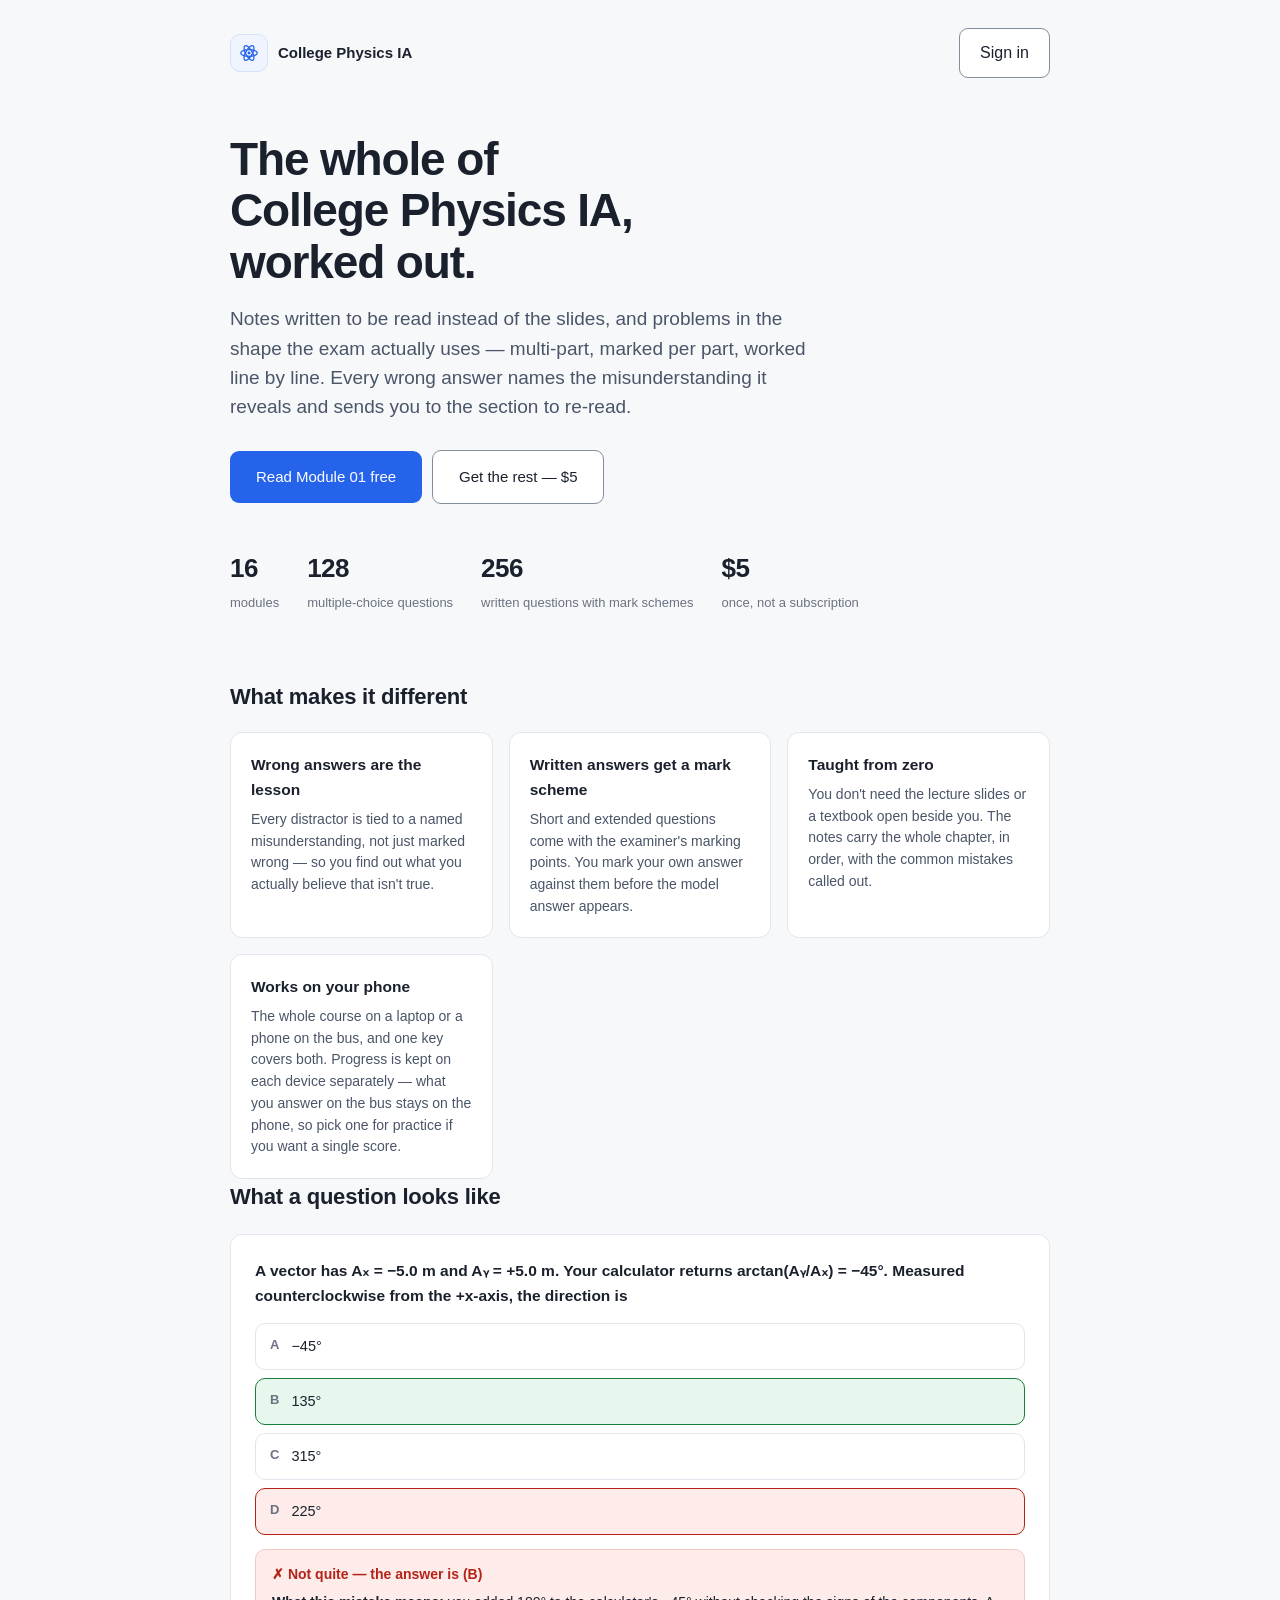
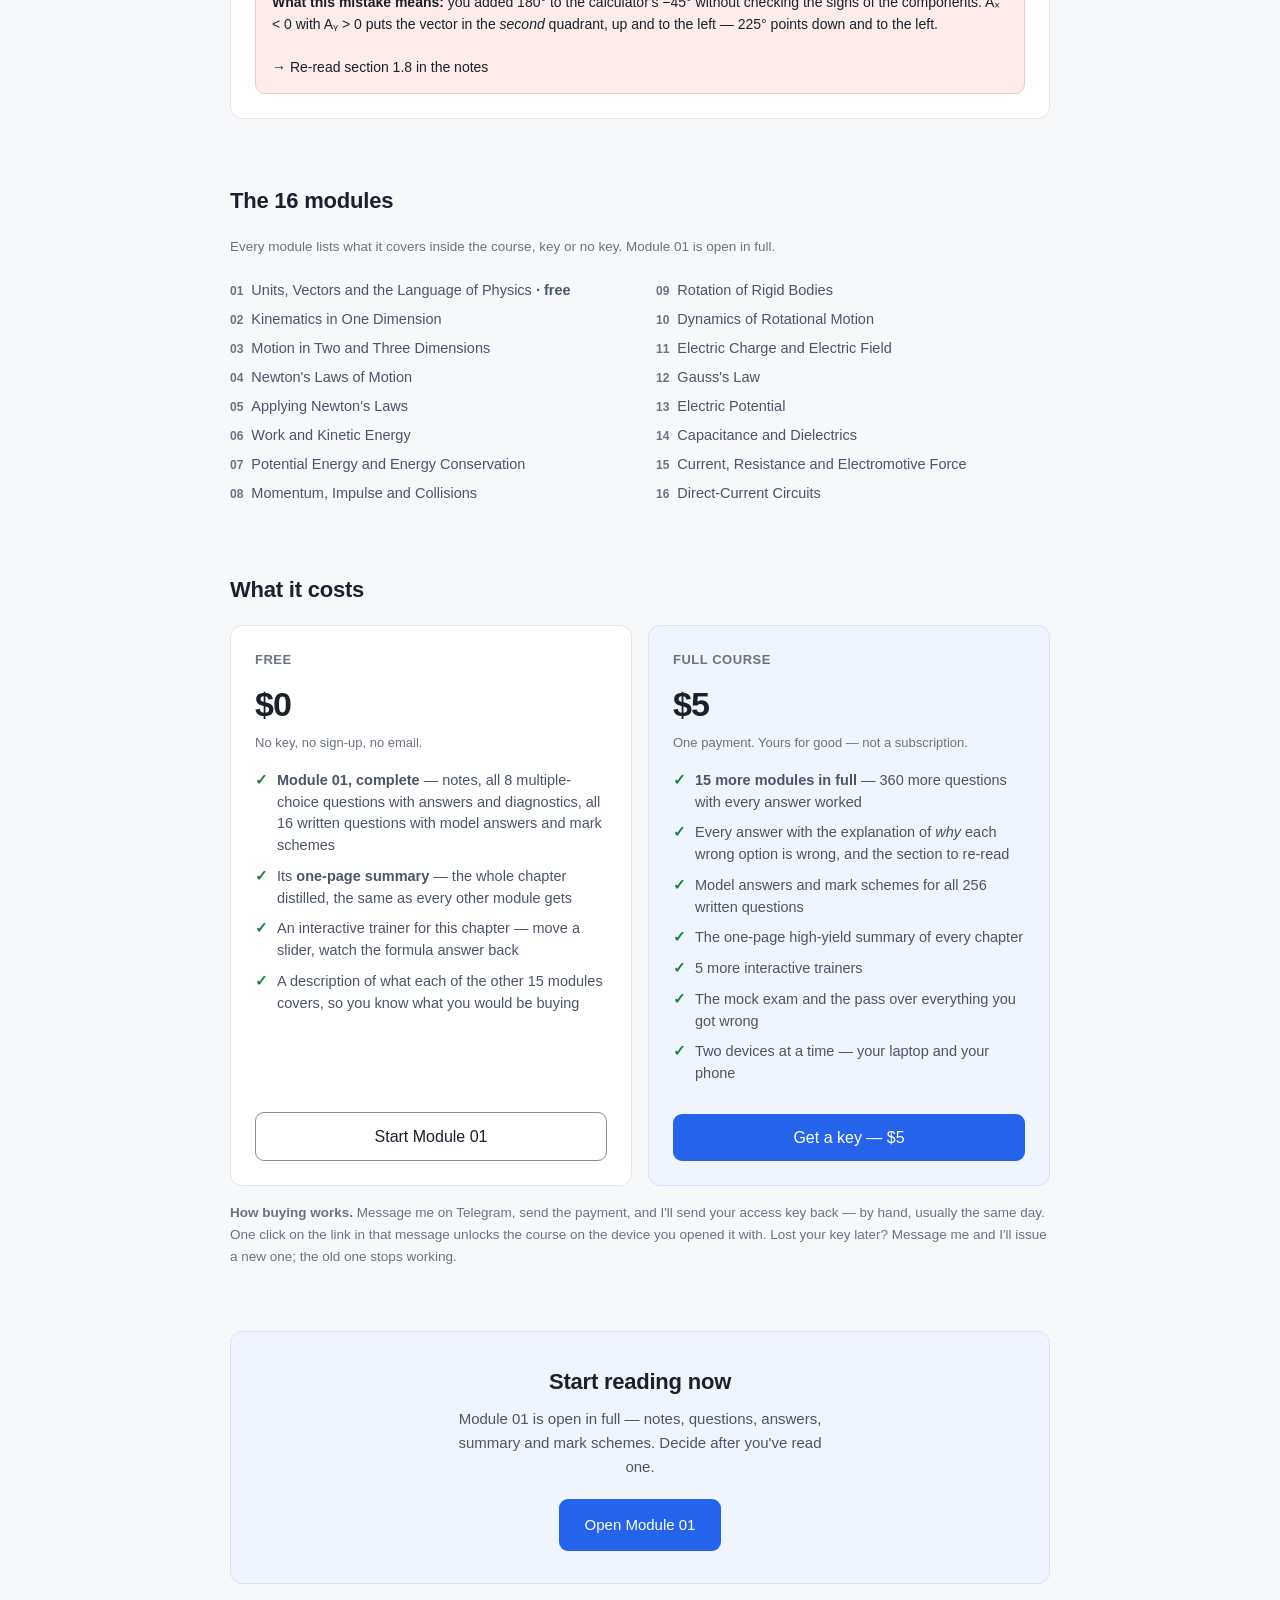
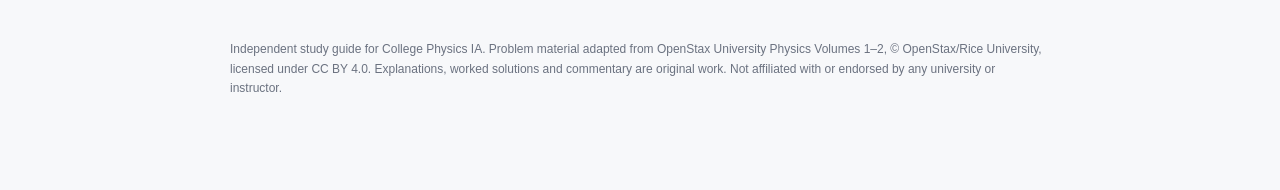
<file: index.html>
<!DOCTYPE html>
<html lang="en">
<head>
  <meta charset="UTF-8">
  <meta name="viewport" content="width=device-width, initial-scale=1.0">
  <title>College Physics IA — mechanics and electromagnetism, worked out</title>
  <!-- The link-preview card. Generated: see apply-config.py. -->
  <!--gen:og--><meta property="og:type" content="website">
    <meta property="og:site_name" content="College Physics IA">
    <meta property="og:title" content="College Physics IA — mechanics and electromagnetism, worked out">
    <meta property="og:description" content="Notes and exam-style problems for College Physics IA: mechanics and electromagnetism, taught from zero. Module 01 is free in full. Every problem is worked line by line with the marking points, and every wrong answer names the misunderstanding it reveals.">
    <meta property="og:url" content="https://danypak1.github.io/phys1a/">
    <meta property="og:image" content="https://danypak1.github.io/phys1a/og.png?v=62">
    <meta property="og:image:width" content="1200">
    <meta property="og:image:height" content="630">
    <meta property="og:image:alt" content="College Physics IA — Mechanics &amp; Electromagnetism">
    <meta name="twitter:card" content="summary_large_image">
    <meta name="twitter:title" content="College Physics IA — mechanics and electromagnetism, worked out">
    <meta name="twitter:description" content="Notes and exam-style problems for College Physics IA: mechanics and electromagnetism, taught from zero. Module 01 is free in full. Every problem is worked line by line with the marking points, and every wrong answer names the misunderstanding it reveals.">
    <meta name="twitter:image" content="https://danypak1.github.io/phys1a/og.png?v=62"><!--/gen-->
  <!--gen:descriptionMeta--><meta name="description" content="Notes and exam-style problems for College Physics IA: mechanics and electromagnetism, taught from zero. Module 01 is free in full. Every problem is worked line by line with the marking points, and every wrong answer names the misunderstanding it reveals."><!--/gen-->
  <link rel="stylesheet" href="styles.css?v=62">
  <!-- Bespoke mark, not the kit's generic emoji-via-config icon — see course.html
       for why. Colours are baked in since a favicon has no page stylesheet. -->
  <link rel="icon" href="data:image/svg+xml,<svg xmlns='http://www.w3.org/2000/svg' viewBox='0 0 24 24'><rect width='24' height='24' rx='6' fill='%232563eb'/><ellipse cx='12' cy='12' rx='8' ry='3.2' fill='none' stroke='white' stroke-width='1.5'/><ellipse cx='12' cy='12' rx='8' ry='3.2' fill='none' stroke='white' stroke-width='1.5' transform='rotate(60 12 12)'/><ellipse cx='12' cy='12' rx='8' ry='3.2' fill='none' stroke='white' stroke-width='1.5' transform='rotate(-60 12 12)'/><circle cx='12' cy='12' r='1.6' fill='white'/></svg>">
  <!-- Honour the theme the student picked inside the app. In <head> and inline so
       the page never paints the wrong theme first. -->
  <script>
    /* This page used to be landing.html and the app used to be index.html; they
       swapped when the price moved to the front door. Anything still holding an
       old link — a bookmark, a message, an unlock link — arrives here with the
       app's hash, so hand it straight on rather than showing a sales page to
       someone who was trying to open a chapter. */
    if (/^#\/./.test(location.hash)) {
      location.replace("course.html" + location.hash);
    }
    try {
      var CID = "phys1a"; /*gen:courseId*/
      var t = localStorage.getItem(CID + "-theme");
      if (t && t !== "system") document.documentElement.setAttribute("data-theme", t);
    } catch (e) { /* private mode — fall back to the OS preference */ }
  </script>
  <style>
    /* Landing-only layout. It reuses the app's tokens, so it follows the same
       light/dark theme, but it has no sidebar and no app chrome. */
    body { background: var(--bg); }
    .lp { max-width: 900px; margin: 0 auto; padding: 28px clamp(20px, 5vw, 40px) 80px; }
    .lp-nav { display: flex; align-items: center; gap: 10px; margin-bottom: 56px; }
    .lp-nav strong { font-size: 15px; }
    .lp-nav .lp-actions { margin-left: auto; display: flex; gap: 10px; align-items: center; }
    .hero h1 {
      font-size: clamp(30px, 5.5vw, 46px);
      line-height: 1.12;
      letter-spacing: -0.025em;
      margin: 0 0 16px;
      max-width: 17ch;
    }
    .hero p.lede {
      font-size: clamp(16px, 2vw, 19px);
      line-height: 1.55;
      color: var(--ink-soft);
      max-width: 56ch;
      margin: 0 0 28px;
    }
    .hero .row-gap { margin-top: 0; align-items: center; }
    .btn.big { padding: 14px 26px; font-size: 15px; }
    .facts { display: flex; flex-wrap: wrap; gap: 28px; margin: 44px 0 64px; }
    .fact strong { display: block; font-size: 26px; letter-spacing: -0.02em; }
    .fact span { font-size: 13px; color: var(--ink-faint); }
    .lp h2 { font-size: 22px; letter-spacing: -0.01em; margin: 0 0 18px; }
    .feature-grid { display: grid; grid-template-columns: repeat(auto-fit, minmax(240px, 1fr)); gap: 16px; }
    .feature {
      background: var(--panel);
      border: 1px solid var(--line);
      border-radius: var(--radius);
      padding: 20px;
    }
    .feature h3 { margin: 0 0 6px; font-size: 15.5px; }
    .feature p { margin: 0; font-size: 14px; line-height: 1.55; color: var(--ink-soft); }
    .demo {
      background: var(--panel);
      border: 1px solid var(--line);
      border-radius: var(--radius);
      padding: 24px;
      margin: 20px 0 64px;
    }
    .demo .demo-q { font-weight: 600; font-size: 15.5px; margin: 0 0 14px; }
    .demo .demo-opt {
      border: 1.5px solid var(--line);
      border-radius: 10px;
      padding: 11px 14px;
      font-size: 14.5px;
      margin-bottom: 8px;
      display: flex;
      gap: 12px;
    }
    .demo .demo-opt .l { font-weight: 700; color: var(--ink-faint); font-size: 13px; }
    .demo .demo-opt.picked { border-color: var(--red); background: var(--red-soft); }
    .demo .demo-opt.right { border-color: var(--green); background: var(--green-soft); }
    .demo .demo-fb {
      background: var(--red-soft);
      border: 1px solid var(--red-line);
      border-radius: 10px;
      padding: 14px 16px;
      font-size: 14px;
      line-height: 1.55;
      margin-top: 14px;
    }
    .demo .demo-fb .v { font-weight: 700; color: var(--red); display: block; margin-bottom: 6px; }
    .module-list { columns: 2; column-gap: 32px; font-size: 14.5px; line-height: 2; margin: 0 0 64px; padding: 0; list-style: none; }
    .module-list li { break-inside: avoid; color: var(--ink-soft); }
    .module-list .n { color: var(--ink-faint); font-size: 12px; font-weight: 600; margin-right: 8px; }
    .cta {
      background: var(--accent-soft);
      border: 1px solid var(--accent-line);
      border-radius: var(--radius);
      padding: 32px;
      text-align: center;
    }
    .cta h2 { margin-bottom: 8px; }
    .cta p { color: var(--ink-soft); margin: 0 auto 20px; max-width: 46ch; font-size: 15px; }
    /* Pricing. Two panels: what costs nothing, and what the configured price buys. The free one
       comes first — a stranger has no reason to trust a price before they have
       read a word of the thing. */
    .price-grid { display: grid; grid-template-columns: repeat(auto-fit, minmax(260px, 1fr)); gap: 16px; margin-bottom: 16px; }
    .price-card {
      background: var(--panel);
      border: 1px solid var(--line);
      border-radius: var(--radius);
      padding: 24px;
      display: flex;
      flex-direction: column;
    }
    .price-card.paid { background: var(--accent-soft); border-color: var(--accent-line); }
    .price-card .tier { font-size: 13px; font-weight: 600; letter-spacing: 0.04em; text-transform: uppercase; color: var(--ink-faint); }
    .price-card .amount { font-size: 34px; letter-spacing: -0.03em; margin: 6px 0 2px; font-weight: 700; }
    .price-card .terms { font-size: 13px; color: var(--ink-faint); margin: 0 0 16px; }
    .price-card ul { margin: 0 0 20px; padding: 0; list-style: none; font-size: 14.5px; line-height: 1.5; }
    /* Not display:flex on the li: any <strong> or <em> inside the sentence would
       become a flex item of its own and break the line into columns. Absolute
       tick, ordinary text flow. */
    .price-card li { position: relative; padding-left: 22px; margin-bottom: 9px; color: var(--ink-soft); }
    .price-card li::before {
      content: "✓";
      position: absolute;
      left: 0;
      top: 0;
      color: var(--green);
      font-weight: 700;
    }
    .price-card .btn { margin-top: auto; text-align: center; }
    .buy-how { font-size: 13.5px; color: var(--ink-faint); line-height: 1.6; margin: 0 0 64px; }
    .lp-foot { margin-top: 56px; font-size: 12px; color: var(--ink-faint); line-height: 1.6; }
    @media (max-width: 640px) {
      .module-list { columns: 1; }
      .lp-nav { margin-bottom: 32px; }
      /* The page is read on a phone before it is read anywhere else. Full-width
         buttons, facts in a tidy 2×2 instead of a ragged wrap, and padding that
         clears the notch and the home indicator. */
      .lp {
        padding-left: max(20px, env(safe-area-inset-left));
        padding-right: max(20px, env(safe-area-inset-right));
        padding-bottom: calc(64px + env(safe-area-inset-bottom));
      }
      .hero .row-gap { display: grid; gap: 10px; }
      .hero .row-gap .btn { text-align: center; }
      .btn.big { padding: 15px 26px; }
      .facts { display: grid; grid-template-columns: 1fr 1fr; gap: 22px 16px; margin: 36px 0 52px; }
      .cta { padding: 26px 20px; }
      .price-card, .demo, .feature { padding: 18px; }
    }
  </style>
</head>
<body>
  <a class="skip-link" href="#lp-main">Skip to content</a>
  <div class="lp">
    <nav class="lp-nav" aria-label="Site">
      <span class="brand-icon" aria-hidden="true">
        <svg viewBox="0 0 24 24" focusable="false">
          <ellipse cx="12" cy="12" rx="9" ry="3.6"/>
          <ellipse cx="12" cy="12" rx="9" ry="3.6" transform="rotate(60 12 12)"/>
          <ellipse cx="12" cy="12" rx="9" ry="3.6" transform="rotate(-60 12 12)"/>
          <circle cx="12" cy="12" r="1.6"/>
        </svg>
      </span>
      <strong><!--gen:title-->College Physics IA<!--/gen--></strong>
      <span class="lp-actions">
        <a class="btn secondary" href="course.html#/login">Sign in</a>
      </span>
    </nav>

    <header class="hero" id="lp-main" tabindex="-1">
      <h1><!--gen:heroTitle-->The whole of College Physics IA, worked out.<!--/gen--></h1>
      <p class="lede"><!--gen:lede-->Notes written to be read instead of the slides, and problems in the shape the exam actually uses — multi-part, marked per part, worked line by line. Every wrong answer names the misunderstanding it reveals and sends you to the section to re-read.<!--/gen--></p>
      <div class="row-gap"><!--gen:heroButtons-->
        <a class="btn big" href="course.html#/ch01/learn">Read Module 01 free</a>
        <a class="btn secondary big" href="#price">Get the rest — $5</a>
      <!--/gen--></div>
    </header>

    <div class="facts"><!--gen:facts-->
      <div class="fact"><strong>16</strong><span>modules</span></div>
      <div class="fact"><strong>128</strong><span>multiple-choice questions</span></div>
      <div class="fact"><strong>256</strong><span>written questions with mark schemes</span></div>
      <div class="fact"><strong>$5</strong><span>once, not a subscription</span></div>
    <!--/gen--></div>

    <h2>What makes it different</h2>
    <div class="feature-grid">
      <div class="feature">
        <h3>Wrong answers are the lesson</h3>
        <p>Every distractor is tied to a named misunderstanding, not just marked wrong — so
          you find out what you actually believe that isn't true.</p>
      </div>
      <div class="feature">
        <h3>Written answers get a mark scheme</h3>
        <p>Short and extended questions come with the examiner's marking points. You mark
          your own answer against them before the model answer appears.</p>
      </div>
      <div class="feature">
        <h3>Taught from zero</h3>
        <p>You don't need the lecture slides or a textbook open beside you. The notes carry
          the whole chapter, in order, with the common mistakes called out.</p>
      </div>
      <div class="feature">
        <h3>Works on your phone</h3>
        <p>The whole course on a laptop or a phone on the bus, and one key covers both.
          Progress is kept on each device separately — what you answer on the bus stays on
          the phone, so pick one for practice if you want a single score.</p>
      </div>
    </div>

    <h2>What a question looks like</h2>
    <div class="demo"><!--gen:demo-->
      <p class="demo-q">A vector has Aₓ = −5.0 m and Aᵧ = +5.0 m. Your calculator returns
        arctan(Aᵧ/Aₓ) = −45°. Measured counterclockwise from the +x-axis, the direction is</p>
      <div class="demo-opt"><span class="l">A</span><span>−45°</span></div>
      <div class="demo-opt right"><span class="l">B</span><span>135°</span></div>
      <div class="demo-opt"><span class="l">C</span><span>315°</span></div>
      <div class="demo-opt picked"><span class="l">D</span><span>225°</span></div>
      <div class="demo-fb">
        <span class="v">✗ Not quite — the answer is (B)</span>
        <strong>What this mistake means:</strong> you added 180° to the calculator's −45° without
        checking the signs of the components. Aₓ &lt; 0 with Aᵧ &gt; 0 puts the vector in the
        <em>second</em> quadrant, up and to the left — 225° points down and to the left.
        <br><br>→ Re-read section 1.8 in the notes
      </div>
    <!--/gen--></div>

    <!--gen:modules--><h2>The 16 modules</h2>
    <p class="buy-how" style="margin-bottom:18px">Every module lists what it covers inside the course, key or no key. Module 01 is open in full.</p>
    <ul class="module-list">
      <li><span class="n">01</span>Units, Vectors and the Language of Physics <strong>· free</strong></li>
      <li><span class="n">02</span>Kinematics in One Dimension</li>
      <li><span class="n">03</span>Motion in Two and Three Dimensions</li>
      <li><span class="n">04</span>Newton's Laws of Motion</li>
      <li><span class="n">05</span>Applying Newton's Laws</li>
      <li><span class="n">06</span>Work and Kinetic Energy</li>
      <li><span class="n">07</span>Potential Energy and Energy Conservation</li>
      <li><span class="n">08</span>Momentum, Impulse and Collisions</li>
      <li><span class="n">09</span>Rotation of Rigid Bodies</li>
      <li><span class="n">10</span>Dynamics of Rotational Motion</li>
      <li><span class="n">11</span>Electric Charge and Electric Field</li>
      <li><span class="n">12</span>Gauss's Law</li>
      <li><span class="n">13</span>Electric Potential</li>
      <li><span class="n">14</span>Capacitance and Dielectrics</li>
      <li><span class="n">15</span>Current, Resistance and Electromotive Force</li>
      <li><span class="n">16</span>Direct-Current Circuits</li>
    </ul>
    <!--/gen-->

    <h2 id="price">What it costs</h2>
    <!--gen:price-->
    <div class="price-grid">
      <div class="price-card">
        <span class="tier">Free</span>
        <span class="amount">$0</span>
        <p class="terms">No key, no sign-up, no email.</p>
        <ul>
          <li><strong>Module 01, complete</strong> — notes, all 8 multiple-choice questions with answers and diagnostics, all 16 written questions with model answers and mark schemes</li>
          <li>Its <strong>one-page summary</strong> — the whole chapter distilled, the same as every other module gets</li>
          <li>An interactive trainer for this chapter — move a slider, watch the formula answer back</li>
          <li>A description of what each of the other 15 modules covers, so you know what you would be buying</li>
        </ul>
        <a class="btn secondary" href="course.html#/ch01/learn">Start Module 01</a>
      </div>
      <div class="price-card paid">
        <span class="tier">Full course</span>
        <span class="amount">$5</span>
        <p class="terms">One payment. Yours for good — not a subscription.</p>
        <ul>
          <li><strong>15 more modules in full</strong> — 360 more questions with every answer worked</li>
          <li>Every answer with the explanation of <em>why</em> each wrong option is wrong, and the section to re-read</li>
          <li>Model answers and mark schemes for all 256 written questions</li>
          <li>The one-page high-yield summary of every chapter</li>
          <li>5 more interactive trainers</li>
          <li>The mock exam and the pass over everything you got wrong</li>
          <li>Two devices at a time — your laptop and your phone</li>
        </ul>
        <a class="btn" href="https://t.me/danypak?text=Hi%21%20I%27d%20like%20a%20key%20for%20College%20Physics%20IA%20%28%245%29." target="_blank" rel="noopener">Get a key — $5</a>
      </div>
    </div>
    <!--/gen-->
    <p class="buy-how"><!--gen:buyHow-->
      <strong>How buying works.</strong> Message me on Telegram, send the payment, and I'll send
      your access key back — by hand, usually the same day. One click on the link in that message
      unlocks the course on the device you opened it with. Lost your key later? Message me and
      I'll issue a new one; the old one stops working.
    <!--/gen--></p>

    <div class="cta">
      <h2>Start reading now</h2>
      <!--gen:cta--><p>Module 01 is open in full — notes, questions, answers, summary and
        mark schemes. Decide after you've read one.</p>
      <a class="btn big" href="course.html#/ch01/learn">Open Module 01</a><!--/gen-->
    </div>

    <p class="lp-foot">
      <!--gen:attribution-->Independent study guide for College Physics IA. Problem material adapted from OpenStax University Physics Volumes 1–2, © OpenStax/Rice University, licensed under CC BY 4.0. Explanations, worked solutions and commentary are original work. Not affiliated with or endorsed by any university or instructor.<!--/gen-->
    </p>
  </div>
  <!--gen:beacon--><script>
    /* Two counts, no identity: the page was opened, and a link to the
       chat was followed. Once per browser session, never awaited, and
       wrapped so that a counter can never break the page it measures. */
    (function () {
      var W = "https://phys1a-api.danypak.workers.dev", C = "phys1a";
      function ping(kind) {
        try {
          var k = "beacon:" + C + ":" + kind;
          if (sessionStorage.getItem(k)) return;
          sessionStorage.setItem(k, "1");
        } catch (e) { /* private mode: count it, do not dedupe it */ }
        try {
          fetch(W + "/beacon", { method: "POST",
            headers: { "Content-Type": "application/json" },
            body: JSON.stringify({ course: C, kind: kind, surface: "landing" }),
            keepalive: true }).catch(function () {});
        } catch (e) {}
      }
      ping("visit");
      document.addEventListener("click", function (e) {
        var a = e.target.closest && e.target.closest('a[href*="t.me/"]');
        if (a) ping("buy_click");
      }, true);
    }());
  </script><!--/gen-->
</body>
</html>
</file>
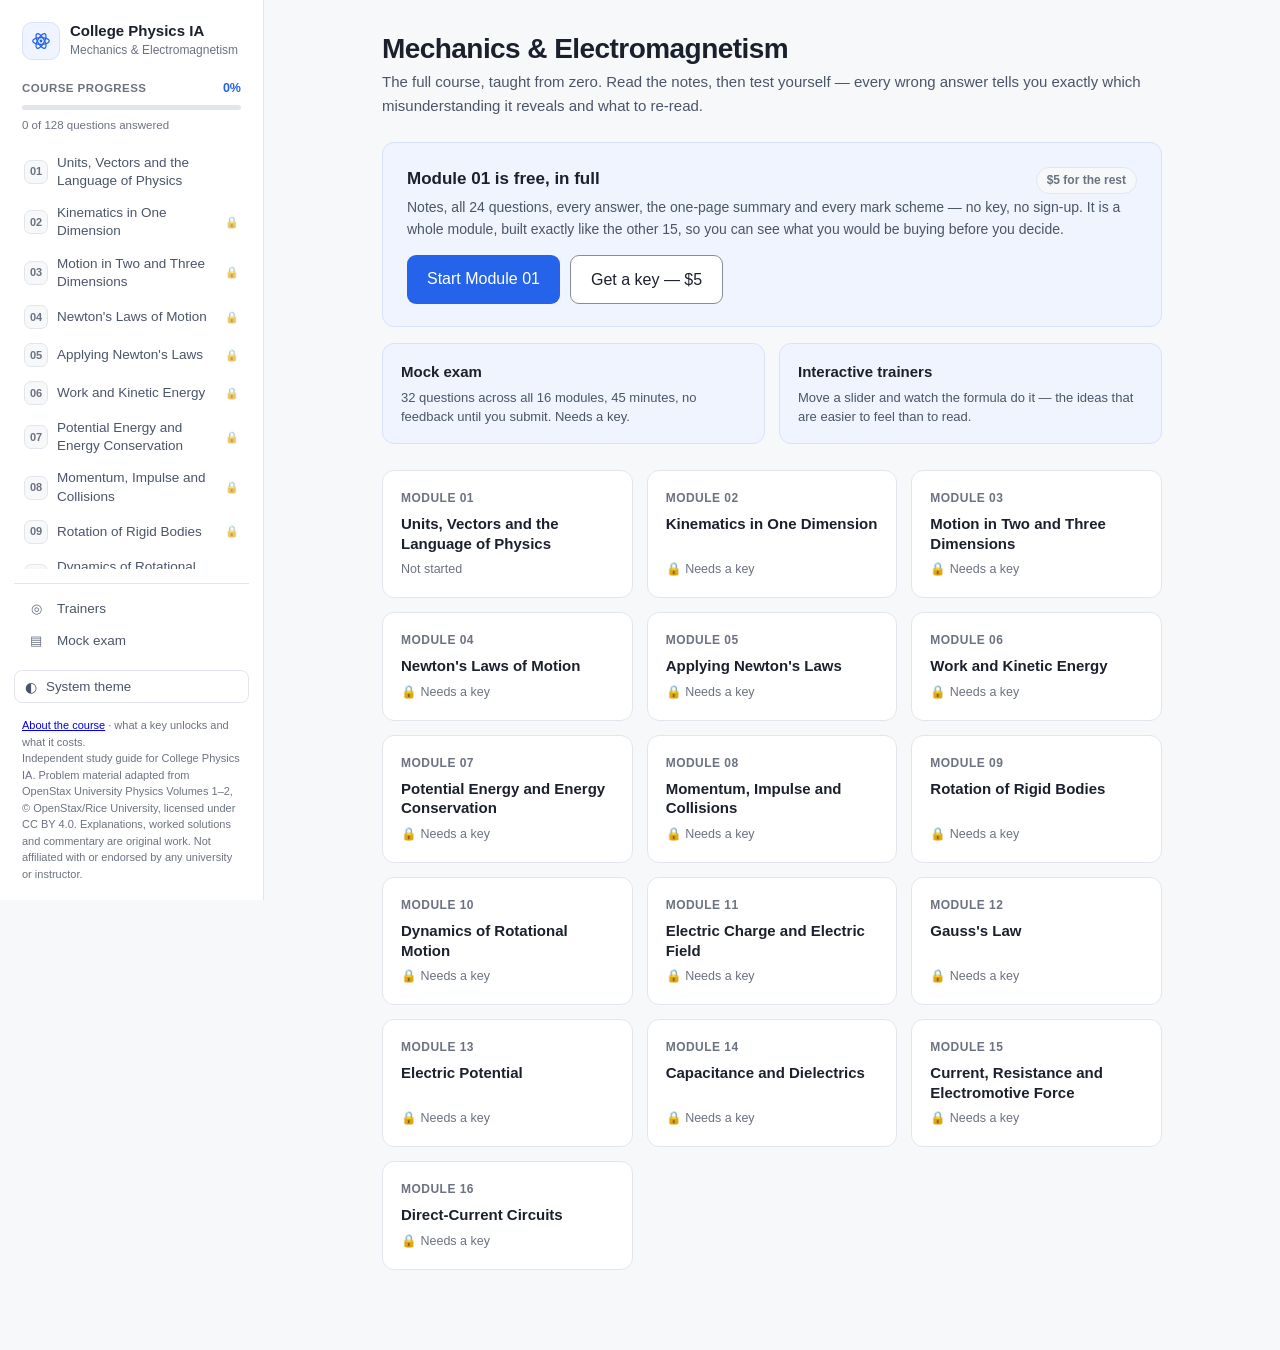
<file: course.html>
<!DOCTYPE html>
<html lang="en">
<head>
  <meta charset="UTF-8">
  <meta name="viewport" content="width=device-width, initial-scale=1.0">
  <title>College Physics IA — Interactive</title>
  <!-- The link-preview card. Generated: see apply-config.py. -->
  <!--gen:og--><meta property="og:type" content="website">
    <meta property="og:site_name" content="College Physics IA">
    <meta property="og:title" content="College Physics IA — mechanics and electromagnetism, worked out">
    <meta property="og:description" content="Notes and exam-style problems for College Physics IA: mechanics and electromagnetism, taught from zero. Module 01 is free in full. Every problem is worked line by line with the marking points, and every wrong answer names the misunderstanding it reveals.">
    <meta property="og:url" content="https://danypak1.github.io/phys1a/">
    <meta property="og:image" content="https://danypak1.github.io/phys1a/og.png?v=62">
    <meta property="og:image:width" content="1200">
    <meta property="og:image:height" content="630">
    <meta property="og:image:alt" content="College Physics IA — Mechanics &amp; Electromagnetism">
    <meta name="twitter:card" content="summary_large_image">
    <meta name="twitter:title" content="College Physics IA — mechanics and electromagnetism, worked out">
    <meta name="twitter:description" content="Notes and exam-style problems for College Physics IA: mechanics and electromagnetism, taught from zero. Module 01 is free in full. Every problem is worked line by line with the marking points, and every wrong answer names the misunderstanding it reveals.">
    <meta name="twitter:image" content="https://danypak1.github.io/phys1a/og.png?v=62"><!--/gen-->
  <!-- ?v= is a cache buster. BUMP IT on every deploy, or returning students keep the
       old JS/CSS and newly published modules stay invisible to them. -->
  <link rel="stylesheet" href="styles.css?v=62">
  <!-- Bespoke mark, not the kit's generic emoji-via-config icon: Daniil found
       the raw ⚛️ glyph itself ugly, not just its missing container, so this is
       a hand-drawn atom (three orbits + a nucleus) instead. Colours are baked
       in because a favicon is a standalone document with no access to the
       page's stylesheet — same accent blue the sidebar mark uses, just fixed
       rather than living in a CSS variable. -->
  <link rel="icon" href="data:image/svg+xml,<svg xmlns='http://www.w3.org/2000/svg' viewBox='0 0 24 24'><rect width='24' height='24' rx='6' fill='%232563eb'/><ellipse cx='12' cy='12' rx='8' ry='3.2' fill='none' stroke='white' stroke-width='1.5'/><ellipse cx='12' cy='12' rx='8' ry='3.2' fill='none' stroke='white' stroke-width='1.5' transform='rotate(60 12 12)'/><ellipse cx='12' cy='12' rx='8' ry='3.2' fill='none' stroke='white' stroke-width='1.5' transform='rotate(-60 12 12)'/><circle cx='12' cy='12' r='1.6' fill='white'/></svg>">
</head>
<body>
  <button class="skip-link" id="skip-link">Skip to content</button>
  <!-- Mobile only (<900px). On desktop the sidebar is always visible and this bar
       is display:none, so the same nav markup serves both layouts. -->
  <header class="topbar">
    <button class="icon-btn" id="nav-toggle" aria-label="Open module list"
            aria-expanded="false" aria-controls="sidebar">
      <svg viewBox="0 0 24 24" aria-hidden="true"><path d="M3 6h18M3 12h18M3 18h18"/></svg>
    </button>
    <a class="topbar-title" id="topbar-title" href="#/"><!--gen:title-->College Physics IA<!--/gen--></a>
    <a class="topbar-ring" id="topbar-ring" href="#/" title="Course progress"><span></span></a>
  </header>
  <div class="scrim" id="scrim" hidden></div>
  <div class="layout">
    <aside class="sidebar" id="sidebar" aria-label="Modules">
      <a class="brand" href="#/">
        <span class="brand-icon" aria-hidden="true">
          <svg viewBox="0 0 24 24" focusable="false">
            <ellipse cx="12" cy="12" rx="9" ry="3.6"/>
            <ellipse cx="12" cy="12" rx="9" ry="3.6" transform="rotate(60 12 12)"/>
            <ellipse cx="12" cy="12" rx="9" ry="3.6" transform="rotate(-60 12 12)"/>
            <circle cx="12" cy="12" r="1.6"/>
          </svg>
        </span>
        <span>
          <strong><!--gen:title-->College Physics IA<!--/gen--></strong>
          <small><!--gen:subtitle-->Mechanics &amp; Electromagnetism<!--/gen--></small>
        </span>
      </a>
      <div id="course-progress" class="course-progress"></div>
      <nav id="module-nav"></nav>
      <!-- Course-wide destinations: the trainers, the mock exam, the mistakes pass.
           They belong here rather than only on the home screen because the sidebar
           is the one piece of markup present on every route — before this, a student
           reading Module 07 could reach the trainers only by going back to the top
           and hunting for a card. #module-nav is the flex child that scrolls, so
           this block stays on screen at every scroll position. Filled by
           renderToolNav(); a course whose shell lacks it simply gets no block. -->
      <nav id="tool-nav" class="tool-nav" aria-label="Course tools"></nav>
      <button class="theme-toggle" id="theme-toggle">
        <span class="theme-ico" id="theme-ico" aria-hidden="true">◐</span>
        <span id="theme-label">System theme</span>
      </button>
      <div class="sidebar-foot">
        <a href="index.html">About the course</a> · what a key unlocks and what it costs.<br>
        <!--gen:attribution-->Independent study guide for College Physics IA. Problem material adapted from OpenStax University Physics Volumes 1–2, © OpenStax/Rice University, licensed under CC BY 4.0. Explanations, worked solutions and commentary are original work. Not affiliated with or endorsed by any university or instructor.<!--/gen-->
      </div>
    </aside>
    <main class="main" id="main" tabindex="-1"></main>
  </div>
  <!-- Printing hides the sidebar, and the sidebar held the only attribution on the
       page — so every chapter a student printed carried none. CC BY asks for the
       credit to travel with the copy, and the printed copy is the one that gets
       passed around. Screen-hidden, print-only. -->
  <div class="print-credit">
    <!--gen:attribution-->Independent study guide for College Physics IA. Problem material adapted from OpenStax University Physics Volumes 1–2, © OpenStax/Rice University, licensed under CC BY 4.0. Explanations, worked solutions and commentary are original work. Not affiliated with or endorsed by any university or instructor.<!--/gen-->
  </div>
  <script src="md.js?v=62"></script>
  <script src="api.js?v=62"></script>
  <script src="sims.js?v=62"></script>
  <script src="app.js?v=62"></script>
</body>
</html>
</file>
<file: styles.css>
/* ---------- design tokens ----------
 * Every colour goes through a variable so the dark theme is a second token set
 * and nothing else. The three DARK blocks below must stay in sync: one for the
 * OS preference, one for the explicit toggle. */
:root {
  color-scheme: light;

  --bg: #f7f8fa;
  --panel: #ffffff;
  --ink: #1a202c;
  --ink-soft: #4a5568;
  /* was #8a94a3 — 3.0:1 on white, below the 4.5:1 WCAG AA floor for text */
  --ink-faint: #6b7280;
  --line: #e2e6ec;
  /* --line is a divider between blocks of text and may stay a hairline. The
     edge of a *control* — the key field, the answer box, a quiz option — is
     what tells a low-vision student where to type or click, and WCAG 1.4.11
     puts that at 3:1. --line measured 1.18:1 on --bg. Use --line-ui on
     anything the student operates, --line on anything that only separates. */
  --line-ui: #848d9c;

  --accent: #2563eb;
  --accent-soft: #eff4ff;
  --accent-line: #d6e2fb;
  --on-accent: #ffffff;

  --green: #16803c;
  --green-soft: #e8f7ee;
  --green-line: #bfe6cd;
  --red: #b42318;
  --red-soft: #fdecea;
  --red-line: #f2c8c3;
  --amber: #92600a;
  --amber-soft: #fdf3dd;
  --amber-line: #e8d3a2;

  --code-bg: #f1f3f7;
  --scrim: rgba(15, 23, 42, .45);
  --shadow-drawer: 0 0 40px rgba(15, 23, 42, .18);
  --shadow-card: 0 2px 12px rgba(37, 99, 235, .08);

  --radius: 12px;
  --sidebar-w: 264px;
  --topbar-h: 56px;

  /* Where the two sticky bands park. On desktop there is no top bar, so the tab
     bar sits at 0; on mobile everything shifts down by the top bar. Keeping the
     offsets in variables is what stops the quiz bar from drifting under the tab
     bar every time either band's padding changes. */
  --bar-top: 0px;
  --quiz-top: 62px;
}

@media (max-width: 899px) {
  :root {
    --bar-top: var(--topbar-h);
    --quiz-top: 122px;
  }
}

@media (prefers-color-scheme: dark) {
  :root:not([data-theme="light"]) {
    color-scheme: dark;

    --bg: #0f1419;
    --panel: #161b22;
    --ink: #e6edf3;
    --ink-soft: #b3bdc9;
    --ink-faint: #8b96a5;
    --line: #2a323d;
    --line-ui: #616d7c;

    --accent: #6ea8fe;
    --accent-soft: #172033;
    --accent-line: #2c4a7c;
    /* dark text on the light-blue button — white on #6ea8fe is only ~2.5:1 */
    --on-accent: #0b1220;

    --green: #57d98a;
    --green-soft: #11261a;
    --green-line: #1f5133;
    --red: #ff9c94;
    --red-soft: #2a1417;
    --red-line: #5c2a26;
    --amber: #f0b429;
    --amber-soft: #2a2110;
    --amber-line: #5a4413;

    --code-bg: #1c232c;
    --scrim: rgba(0, 0, 0, .6);
    --shadow-drawer: 0 0 40px rgba(0, 0, 0, .5);
    --shadow-card: 0 2px 12px rgba(110, 168, 254, .12);
  }
}

:root[data-theme="dark"] {
  color-scheme: dark;

  --bg: #0f1419;
  --panel: #161b22;
  --ink: #e6edf3;
  --ink-soft: #b3bdc9;
  --ink-faint: #8b96a5;
  --line: #2a323d;
  --line-ui: #616d7c;

  --accent: #6ea8fe;
  --accent-soft: #172033;
  --accent-line: #2c4a7c;
  --on-accent: #0b1220;

  --green: #57d98a;
  --green-soft: #11261a;
  --green-line: #1f5133;
  --red: #ff9c94;
  --red-soft: #2a1417;
  --red-line: #5c2a26;
  --amber: #f0b429;
  --amber-soft: #2a2110;
  --amber-line: #5a4413;

  --code-bg: #1c232c;
  --scrim: rgba(0, 0, 0, .6);
  --shadow-drawer: 0 0 40px rgba(0, 0, 0, .5);
  --shadow-card: 0 2px 12px rgba(110, 168, 254, .12);
}

* { box-sizing: border-box; }

/* Sixteen tab stops sit between the top of the page and the content on desktop
   (brand, twelve module links, theme toggle, two footer links). Off-screen
   until focused, first in the tab order. */
.skip-link {
  position: absolute;
  left: 8px;
  top: -60px;
  border: 0;
  font: inherit;
  font-size: 15px;
  cursor: pointer;
  z-index: 60;
  padding: 10px 16px;
  border-radius: 0 0 9px 9px;
  background: var(--accent);
  color: var(--on-accent);
  font-weight: 600;
  text-decoration: none;
  transition: top .12s;
}
.skip-link:focus { top: 0; }
/* The focus targets are containers, not controls: a ring around the whole
   screen is noise, and the point of focusing them is the announcement. */
#main:focus, #lp-main:focus, #feedback:focus { outline: none; }

/* Deep links from quiz feedback land on a heading — keep it clear of the
   sticky tab bar (and, on mobile, the top bar above it). */
html { scroll-padding-top: calc(var(--quiz-top) + 34px); }

html, body {
  margin: 0;
  padding: 0;
  background: var(--bg);
  color: var(--ink);
  font: 16px/1.6 -apple-system, BlinkMacSystemFont, "Segoe UI", Roboto, "Helvetica Neue", Arial, sans-serif;
  -webkit-font-smoothing: antialiased;
  /* Safari inflates body text in landscape unless told not to, which reflowed
     the notes to a different width in each orientation. */
  -webkit-text-size-adjust: 100%;
}

/* Touch devices get no :hover, so without this a tap on an option or a nav row
   gives no feedback at all until the screen re-renders — and Safari's default
   grey flash lands on the wrong box. */
body { -webkit-tap-highlight-color: transparent; }

.layout { display: flex; min-height: 100vh; }

/* ---------- mobile top bar (hidden ≥900px) ---------- */
.topbar {
  display: none;
  position: sticky;
  top: 0;
  z-index: 30;
  align-items: center;
  gap: 12px;
  height: 56px;
  padding: 0 12px;
  background: var(--panel);
  border-bottom: 1px solid var(--line);
}
.icon-btn {
  flex-shrink: 0;
  /* 44px is the smallest target a thumb hits reliably; 40 was measured on a
     375px viewport and missed the guideline by four pixels on every page. */
  width: 44px; height: 44px;
  display: grid;
  place-items: center;
  border: 1px solid var(--line-ui);
  border-radius: 10px;
  background: var(--panel);
  color: var(--ink-soft);
  cursor: pointer;
  padding: 0;
}
.icon-btn svg { width: 20px; height: 20px; fill: none; stroke: currentColor; stroke-width: 2; stroke-linecap: round; }
.topbar-title {
  flex: 1;
  min-width: 0;
  font-size: 14.5px;
  font-weight: 600;
  color: var(--ink);
  text-decoration: none;
  white-space: nowrap;
  overflow: hidden;
  text-overflow: ellipsis;
}
/* Course-progress ring. --p (0–100) is set from JS. */
.topbar-ring {
  flex-shrink: 0;
  position: relative;
  /* The ring itself stays 32px; the padding makes the tappable box 44px. */
  width: 32px; height: 32px;
  box-sizing: content-box;
  padding: 6px;
  border-radius: 50%;
  display: grid;
  place-items: center;
  background: conic-gradient(var(--accent) calc(var(--p, 0) * 1%), var(--line) 0);
}
/* A 32px ring is the right size to look at and the wrong size to hit. The
   pseudo-element widens the target to 44px without thickening the ring. */
.topbar-ring::after { content: ""; position: absolute; inset: -6px; border-radius: 50%; }
.topbar-ring span {
  width: 24px; height: 24px;
  border-radius: 50%;
  background: var(--panel);
  display: block;
}

.scrim {
  position: fixed;
  inset: 0;
  z-index: 35;
  background: var(--scrim);
}
.scrim[hidden] { display: none; }

/* ---------- sidebar ---------- */
.sidebar {
  width: var(--sidebar-w);
  flex-shrink: 0;
  background: var(--panel);
  border-right: 1px solid var(--line);
  padding: 18px 14px;
  display: flex;
  flex-direction: column;
  gap: 14px;
  position: sticky;
  top: 0;
  height: 100vh;
  overflow: hidden;
}

.brand {
  display: flex;
  gap: 10px;
  align-items: center;
  text-decoration: none;
  color: var(--ink);
  padding: 4px 8px;
}
/* A bare emoji floating next to the wordmark rendered however the visitor's OS
   feels like that day — a colourful rounded-square badge on Mac, a flat
   black-and-white glyph on Windows, something else again on Android. Giving it
   its own chip, in the app's own tokens, means the brand mark looks the same
   deliberate thing everywhere instead of gambling on a font neither this file
   nor the course config controls. Same visual language as .nav-item .num. */
.brand-icon {
  flex-shrink: 0;
  width: 38px;
  height: 38px;
  display: grid;
  place-items: center;
  border-radius: 10px;
  background: var(--accent-soft);
  border: 1px solid var(--accent-line);
  font-size: 19px;
  line-height: 1;
}
/* A course that carries its own vector mark instead of an emoji character puts
   it here as inline SVG. Sized and coloured through the app's own accent
   token so it repaints with the theme instead of shipping a colour baked into
   the markup. Selectors are element-type, not classes, on the assumption that
   a brand glyph is simple: strokes are the linework, a filled circle is a
   centre dot. A course with no SVG in .brand-icon (still a bare emoji) is
   untouched — these rules match nothing there. */
.brand-icon svg { width: 22px; height: 22px; overflow: visible; display: block; }
.brand-icon svg ellipse, .brand-icon svg path { fill: none; stroke: var(--accent); stroke-width: 1.4; }
.brand-icon svg circle { fill: var(--accent); }
.brand strong { display: block; font-size: 15px; line-height: 1.25; }
.brand small { display: block; color: var(--ink-faint); font-size: 12px; }

.course-progress { padding: 0 8px; }
.cp-head {
  display: flex;
  justify-content: space-between;
  align-items: baseline;
  font-size: 11.5px;
  font-weight: 600;
  letter-spacing: .04em;
  text-transform: uppercase;
  color: var(--ink-faint);
  margin-bottom: 7px;
}
.cp-head .cp-pct { color: var(--accent); font-size: 12.5px; letter-spacing: 0; }
.course-progress .progress-track { height: 5px; margin-bottom: 7px; }
.cp-sub { margin: 0; font-size: 11.5px; line-height: 1.45; color: var(--ink-faint); }

/* Only the module list scrolls, so the attribution stays pinned at the bottom
   instead of being clipped once the progress block is added above it. */
/* overscroll-behavior: flicking the module list to its end used to hand the
   scroll on to the page underneath the drawer. */
#module-nav {
  display: flex; flex-direction: column; gap: 2px;
  flex: 1; min-height: 0; overflow-y: auto; overscroll-behavior: contain;
}

.nav-item {
  display: flex;
  align-items: center;
  gap: 9px;
  padding: 6px 10px;
  border-radius: 8px;
  text-decoration: none;
  color: var(--ink-soft);
  font-size: 13.5px;
  line-height: 1.35;
}
.nav-item .num {
  flex-shrink: 0;
  width: 24px; height: 24px;
  border-radius: 7px;
  background: var(--bg);
  border: 1px solid var(--line);
  display: grid;
  place-items: center;
  font-size: 11px;
  font-weight: 600;
  color: var(--ink-faint);
}
.nav-item.active { background: var(--accent-soft); color: var(--accent); font-weight: 600; }
.nav-item.active .num { background: var(--accent); border-color: var(--accent); color: var(--on-accent); }
.nav-item.enabled:hover { background: var(--bg); }
.nav-item.locked { color: var(--ink-faint); cursor: default; }
.nav-item .nav-label { flex: 1; min-width: 0; }
.nav-item .nav-stat {
  flex-shrink: 0;
  font-size: 11.5px;
  font-weight: 600;
  color: var(--ink-faint);
  font-variant-numeric: tabular-nums;
}
.nav-item .nav-stat.done { color: var(--green); }
/* A module that needs a key. Not `.locked` — that means "not written yet" and
   dims the row to unclickable. These are clickable and lead to the summary and
   the offer, so the padlock marks them without hiding them. */
.nav-item .nav-lock { flex-shrink: 0; font-size: 11px; opacity: 0.65; }

/* Course-wide tools, pinned between the scrolling module list and the theme
   toggle. #module-nav is the flex child that grows, so these rows never scroll
   out of reach however long the module list gets. */
.tool-nav {
  display: flex;
  flex-direction: column;
  gap: 2px;
  padding-top: 10px;
  border-top: 1px solid var(--line);
}
.tool-link {
  display: flex;
  align-items: center;
  gap: 9px;
  padding: 6px 10px;
  border-radius: 8px;
  text-decoration: none;
  color: var(--ink-soft);
  font-size: 13.5px;
  line-height: 1.35;
}
.tool-link:hover { background: var(--bg); color: var(--ink); }
.tool-link.active { background: var(--accent-soft); color: var(--accent); font-weight: 600; }
.tool-link .tool-ico {
  flex-shrink: 0;
  width: 24px;
  text-align: center;
  font-size: 13px;
  opacity: .85;
}
.tool-link .tool-link-label { flex: 1; min-width: 0; }

/* The trainer belonging to the module on screen, offered beside its tabs. */
.trainer-row { display: flex; flex-wrap: wrap; gap: 8px; margin: 14px 0 0; }
.trainer-row:empty { display: none; }
.trainer-chip {
  display: inline-flex;
  align-items: center;
  gap: 7px;
  padding: 6px 12px;
  border: 1px solid var(--accent-line);
  background: var(--accent-soft);
  color: var(--accent);
  border-radius: 999px;
  font-size: 12.5px;
  font-weight: 600;
  line-height: 1.3;
  text-decoration: none;
}
.trainer-chip:hover { border-color: var(--accent); }

.theme-toggle {
  margin-top: auto;
  display: flex;
  align-items: center;
  gap: 9px;
  width: 100%;
  padding: 8px 10px;
  border: 1px solid var(--line);
  border-radius: 8px;
  background: var(--panel);
  color: var(--ink-soft);
  font: 500 12.5px/1.3 inherit;
  font-family: inherit;
  cursor: pointer;
  text-align: left;
}
.theme-toggle:hover { background: var(--bg); color: var(--ink); }
.theme-ico { font-size: 14px; line-height: 1; }

.sidebar-foot {
  font-size: 11px;
  color: var(--ink-faint);
  line-height: 1.5;
  padding: 0 8px;
}

/* ---------- main ---------- */
.main { flex: 1; min-width: 0; padding: 32px clamp(20px, 5vw, 64px) 80px; }
.page { max-width: 780px; margin: 0 auto; }
/* The Learn tab needs room for the contents column beside the article. */
.page.wide { max-width: 1080px; }

.crumbs { font-size: 13px; color: var(--ink-faint); margin-bottom: 6px; }
.crumbs a { color: var(--ink-faint); text-decoration: none; }
.crumbs a:hover { color: var(--accent); }

h1.page-title { font-size: 28px; line-height: 1.2; margin: 0 0 4px; letter-spacing: -0.02em; }
.page-sub { color: var(--ink-soft); margin: 0 0 24px; font-size: 15px; }

/* tabs — the band sticks to the top so students can switch Learn/Practice/Summary
   without scrolling back up a 9,000-word chapter. On mobile it parks under the
   56px top bar. The band needs its own background or content shows through. */
.tabbar {
  position: sticky;
  top: var(--bar-top);
  z-index: 15;
  background: var(--bg);
  padding: 10px 0 16px;
  margin-bottom: 12px;
}
.tabs {
  display: flex;
  gap: 4px;
  border: 1px solid var(--line);
  background: var(--panel);
  padding: 4px;
  border-radius: 10px;
  width: fit-content;
}
.tab {
  display: flex;
  align-items: center;
  gap: 7px;
  border: 0;
  background: transparent;
  padding: 7px 16px;
  border-radius: 7px;
  font-size: 14px;
  font-weight: 500;
  color: var(--ink-soft);
  cursor: pointer;
  font-family: inherit;
}
.ico {
  width: 16px;
  height: 16px;
  flex-shrink: 0;
  fill: none;
  stroke: currentColor;
  stroke-width: 1.8;
  stroke-linecap: round;
  stroke-linejoin: round;
}
.tab.active { background: var(--accent); color: var(--on-accent); }
.tab:not(.active):hover { background: var(--bg); }

/* cards */
.card {
  background: var(--panel);
  border: 1px solid var(--line);
  border-radius: var(--radius);
  padding: 22px 24px;
  margin-bottom: 16px;
}
.card h3 { margin: 0 0 4px; font-size: 17px; }
.card .muted { color: var(--ink-soft); font-size: 14px; margin: 0; }
.card-head { display: flex; align-items: baseline; justify-content: space-between; gap: 12px; }

/* small layout utilities — these replaced inline style="" in app.js */
.row-gap { margin-top: 14px; display: flex; gap: 10px; flex-wrap: wrap; }
.stack-top { margin-top: 16px; }

.pill {
  flex-shrink: 0;
  font-size: 12px;
  font-weight: 700;
  padding: 3px 10px;
  border-radius: 99px;
  background: var(--bg);
  border: 1px solid var(--line);
  color: var(--ink-faint);
  font-variant-numeric: tabular-nums;
}
.pill.done { background: var(--green-soft); border-color: var(--green-line); color: var(--green); }

/* "pick up where you left off" — the one thing a returning student wants */
.resume-card {
  display: flex;
  align-items: center;
  gap: 14px;
  background: var(--accent-soft);
  border: 1px solid var(--accent-line);
  border-radius: var(--radius);
  padding: 16px 20px;
  margin-bottom: 22px;
  text-decoration: none;
  color: var(--ink);
}
.resume-card:hover { border-color: var(--accent); }
.resume-card .r-icon { font-size: 22px; flex-shrink: 0; }
.resume-card .r-label {
  display: block;
  font-size: 11.5px;
  font-weight: 700;
  letter-spacing: .05em;
  text-transform: uppercase;
  color: var(--accent);
  margin-bottom: 2px;
}
.resume-card .r-what { font-weight: 600; font-size: 15px; line-height: 1.35; }
.resume-card .r-go { margin-left: auto; color: var(--accent); font-weight: 700; flex-shrink: 0; }

/* Course-wide tools (mock exam, mistakes pass). Deliberately not module cards:
   they sit above the twelve and must not read as a thirteenth chapter. */
.tool-grid {
  display: grid;
  grid-template-columns: repeat(auto-fit, minmax(260px, 1fr));
  gap: 14px;
  margin-bottom: 26px;
}
.tool-card {
  display: flex;
  flex-direction: column;
  gap: 5px;
  padding: 16px 18px;
  border: 1px solid var(--accent-line);
  border-radius: var(--radius);
  background: var(--accent-soft);
  text-decoration: none;
  color: var(--ink);
  transition: border-color .15s, box-shadow .15s;
}
.tool-card:hover { border-color: var(--accent); box-shadow: var(--shadow-card); }
.tool-card .tool-title { font-weight: 700; font-size: 15px; }
.tool-card .tool-sub { font-size: 13px; line-height: 1.45; color: var(--ink-soft); }

/* exam */
.exam-rules { margin: 12px 0 20px; padding-left: 20px; display: flex; flex-direction: column; gap: 8px; }
.exam-rules li { font-size: 14.5px; line-height: 1.5; color: var(--ink-soft); }
.exam-clock {
  margin-left: 14px;
  font-variant-numeric: tabular-nums;
  font-weight: 700;
  font-size: 14px;
  color: var(--ink-soft);
  padding: 2px 9px;
  border: 1px solid var(--line);
  border-radius: 7px;
}
.exam-clock.low { color: var(--red); border-color: var(--red-line); background: var(--red-soft); }
.card.notice { border-color: var(--amber-line); background: var(--amber-soft); font-weight: 500; }
.exam-row { text-decoration: none; color: inherit; }
.exam-row:hover .t-name { color: var(--accent); }
.exam-row .t-name { width: 210px; }
@media (max-width: 599px) {
  .exam-row { flex-wrap: wrap; }
  .exam-row .t-name { width: 100%; }
}
.empty-card h3 { margin-bottom: 6px; }
.empty-card .row-gap { margin-top: 16px; }

.module-grid { display: grid; grid-template-columns: repeat(auto-fill, minmax(230px, 1fr)); gap: 14px; }
.module-card {
  background: var(--panel);
  border: 1px solid var(--line);
  border-radius: var(--radius);
  padding: 18px;
  text-decoration: none;
  color: var(--ink);
  display: flex;
  flex-direction: column;
  gap: 6px;
  transition: border-color .15s, box-shadow .15s;
}
.module-card.enabled:hover { border-color: var(--accent); box-shadow: var(--shadow-card); }
/* Locked used to be opacity: .5, which took the title to 2.4:1. The padlock
   and the recessed panel say the same thing without dimming the text. */
.module-card.locked { background: var(--bg); border-color: var(--line-ui); cursor: default; }
.module-card .mod-num { font-size: 12px; font-weight: 600; color: var(--ink-faint); letter-spacing: .04em; }
.module-card .mod-title { font-weight: 600; font-size: 15px; line-height: 1.3; }
.module-card .mod-status { font-size: 12.5px; color: var(--ink-faint); margin-top: auto; }
.module-card .mod-status.done { color: var(--green); font-weight: 500; }
.module-card .mod-status.doing { color: var(--accent); font-weight: 500; }

/* buttons */
.btn {
  display: inline-block;
  border: 0;
  background: var(--accent);
  color: var(--on-accent);
  font: 600 14px/1 inherit;
  font-family: inherit;
  padding: 11px 20px;
  border-radius: 9px;
  cursor: pointer;
  text-decoration: none;
}
.btn:hover { filter: brightness(1.08); }
.btn.secondary {
  background: var(--panel);
  color: var(--ink);
  border: 1px solid var(--line-ui);
}
.btn.secondary:hover { background: var(--bg); filter: none; }
.btn:disabled { opacity: .5; cursor: default; }

/* ---------- quiz ---------- */
/* While a quiz is running the module heading is dead weight — the tab bar stays
   as the way out, everything else gives its height to the question. */
.page.quiz-mode .crumbs,
.page.quiz-mode .page-title,
.page.quiz-mode .module-sub { display: none; }
.page.quiz-mode .tabbar { padding-top: 14px; }

.quiz-bar {
  position: sticky;
  top: var(--quiz-top);
  z-index: 12;
  background: var(--bg);
  padding-bottom: 14px;
}

.quiz-top {
  display: flex;
  align-items: center;
  gap: 12px;
  margin-bottom: 10px;
  font-size: 13px;
  color: var(--ink-soft);
}
.quiz-top .q-count { margin-left: auto; font-variant-numeric: tabular-nums; }
.flag-btn {
  border: 1px solid var(--line-ui);
  background: var(--panel);
  color: var(--ink-faint);
  border-radius: 8px;
  width: 30px;
  height: 30px;
  font-size: 14px;
  line-height: 1;
  cursor: pointer;
  padding: 0;
}
.flag-btn:hover { color: var(--amber); border-color: var(--amber); }
.flag-btn.on { background: var(--amber-soft); border-color: var(--amber); color: var(--amber); }
.chip {
  display: inline-block;
  background: var(--accent-soft);
  color: var(--accent);
  font-size: 12px;
  font-weight: 600;
  padding: 3px 10px;
  border-radius: 99px;
}
.progress-track {
  height: 6px;
  background: var(--line);
  border-radius: 99px;
  overflow: hidden;
  margin-bottom: 24px;
}
.progress-fill { height: 100%; background: var(--accent); border-radius: 99px; transition: width .25s; }

.q-stem { font-size: 18px; font-weight: 600; line-height: 1.45; margin: 0 0 18px; }

.options { display: flex; flex-direction: column; gap: 10px; }
.option {
  text-align: left;
  background: var(--panel);
  border: 1.5px solid var(--line-ui);
  border-radius: 10px;
  padding: 13px 16px;
  font: 15px/1.45 inherit;
  font-family: inherit;
  color: var(--ink);
  cursor: pointer;
  display: flex;
  gap: 12px;
  align-items: baseline;
  transition: border-color .12s, background .12s;
}
.option:not(:disabled):hover { border-color: var(--accent); background: var(--accent-soft); }
.option .letter {
  flex-shrink: 0;
  font-weight: 700;
  font-size: 13px;
  color: var(--ink-faint);
  text-transform: uppercase;
}
/* Keyboard shortcut badge, shown on the pointer-less-friendly side of things.
   Hidden on touch, where there is no keyboard to hint at. */
.option .key-hint {
  margin-left: auto;
  flex-shrink: 0;
  font-size: 11px;
  font-weight: 600;
  color: var(--ink-faint);
  border: 1px solid var(--line);
  border-radius: 5px;
  padding: 1px 6px;
  align-self: center;
}
@media (hover: none) { .option .key-hint { display: none; } }
.option:disabled .key-hint { visibility: hidden; }

.option.correct { border-color: var(--green); background: var(--green-soft); }
.option.correct .letter { color: var(--green); }
.option.wrong { border-color: var(--red); background: var(--red-soft); }
.option.wrong .letter { color: var(--red); }
.option:disabled { cursor: default; }
/* Recede the options that were not picked — but with colour, not opacity.
   opacity: .55 composited the letter down to 2.15:1, so the student who most
   needs to re-read the wrong answers is the one who cannot. */
.option.dim:disabled { color: var(--ink-soft); background: var(--bg); border-color: var(--line); }
.option.dim:disabled .letter { color: var(--ink-faint); }

/* Exam conditions: the pick is shown, the verdict is not. Deliberately the
   accent colour and not green — green reads as "correct" at a glance. */
.option.picked { border-color: var(--accent); background: var(--accent-soft); }
.option.picked .letter { color: var(--accent); }
/* Not colour alone. In an exam there is no verdict text to fall back on, so the
   only signal that an option was chosen was a tint measured at 1.04:1 against
   the panel — invisible to a good many people and to every printed copy. */
.option.picked .key-hint::before { content: "✓ "; font-weight: 700; color: var(--accent); }

.feedback {
  margin-top: 18px;
  border-radius: 10px;
  padding: 16px 18px;
  font-size: 14.5px;
  animation: fadein .2s;
}
@keyframes fadein { from { opacity: 0; transform: translateY(4px); } to { opacity: 1; } }
.feedback.good { background: var(--green-soft); border: 1px solid var(--green-line); }
.feedback.bad { background: var(--red-soft); border: 1px solid var(--red-line); }
.feedback .verdict { font-weight: 700; margin: 0 0 6px; }
.feedback.good .verdict { color: var(--green); }
.feedback.bad .verdict { color: var(--red); }
.feedback p { margin: 6px 0; }
.feedback .diag { font-weight: 500; }
.review-link {
  display: inline-block;
  margin-top: 8px;
  font-size: 13.5px;
  font-weight: 600;
  color: var(--accent);
  text-decoration: none;
}
.quiz-nav { margin-top: 22px; display: flex; gap: 10px; }

/* results */
.score-hero { text-align: center; padding: 10px 0 4px; }
.score-hero .big { font-size: 52px; font-weight: 700; letter-spacing: -0.03em; }
.score-hero .of { font-size: 20px; color: var(--ink-faint); font-weight: 500; }
.score-hero p { color: var(--ink-soft); margin: 4px 0 0; }

.topic-label { margin-bottom: 6px; }
.topic-row { display: flex; align-items: center; gap: 12px; margin: 10px 0; font-size: 14px; }
.topic-row .t-name { width: 150px; flex-shrink: 0; color: var(--ink-soft); }
.topic-row .t-track { display: block; flex: 1; height: 8px; background: var(--line); border-radius: 99px; overflow: hidden; }
.topic-row .t-fill { display: block; height: 100%; border-radius: 99px; }
.topic-row .t-pct { width: 52px; text-align: right; font-variant-numeric: tabular-nums; color: var(--ink-soft); font-size: 13px; }

/* results: the sections behind the missed questions */
.weak-list { margin-top: 12px; display: flex; flex-direction: column; gap: 8px; }
.weak-row {
  display: flex;
  align-items: baseline;
  gap: 12px;
  padding: 11px 14px;
  border: 1px solid var(--line);
  border-radius: 9px;
  text-decoration: none;
  color: var(--ink);
  font-size: 14px;
}
.weak-row:hover { border-color: var(--accent); background: var(--accent-soft); }
.weak-row .weak-sec { font-weight: 600; }
.weak-row .weak-n { color: var(--ink-faint); font-size: 13px; }
.weak-row .weak-go { margin-left: auto; color: var(--accent); font-weight: 700; }

/* ---------- written answers ---------- */
.written-card {
  border: 1px solid var(--line);
  border-radius: 10px;
  margin-bottom: 8px;
  background: var(--panel);
  overflow: hidden;
}
.written-card.open { border-color: var(--accent); }
.written-card .w-head {
  display: flex;
  gap: 10px;
  align-items: baseline;
  width: 100%;
  text-align: left;
  padding: 13px 16px;
  background: none;
  border: 0;
  font: inherit;
  font-family: inherit;
  color: var(--ink);
  cursor: pointer;
}
.written-card .w-head:hover { background: var(--bg); }
.written-card .w-id { font-weight: 700; color: var(--accent); font-size: 14px; flex-shrink: 0; }
.written-card .w-prompt {
  font-weight: 600;
  font-size: 14.5px;
  line-height: 1.45;
  flex: 1;
  min-width: 0;
}
/* Collapsed rows show one line; opening reveals the whole prompt. */
.written-card:not(.open) .w-prompt {
  display: -webkit-box;
  -webkit-line-clamp: 1;
  -webkit-box-orient: vertical;
  overflow: hidden;
}
.written-card .w-state { flex-shrink: 0; font-size: 11.5px; font-weight: 700; color: var(--ink-faint); }
.written-card.checked .w-state { color: var(--green); }
.written-card .w-caret { flex-shrink: 0; color: var(--ink-faint); transition: transform .18s; }
.written-card.open .w-caret { transform: rotate(180deg); }
.written-card .w-body { padding: 0 16px 16px; }
.model-text { margin-top: 12px; }
.written-card textarea {
  width: 100%;
  min-height: 96px;
  border: 1.5px solid var(--line-ui);
  border-radius: 9px;
  padding: 12px 14px;
  font: 14.5px/1.55 inherit;
  font-family: inherit;
  color: var(--ink);
  resize: vertical;
  background: var(--bg);
}
.written-card textarea:focus { outline: none; border-color: var(--accent); background: var(--panel); }
.model-box {
  margin-top: 14px;
  background: var(--accent-soft);
  border: 1px solid var(--accent-line);
  border-radius: 10px;
  padding: 14px 18px;
  font-size: 14.5px;
}
.model-box .m-label { font-weight: 700; font-size: 12px; letter-spacing: .05em; text-transform: uppercase; color: var(--accent); margin-bottom: 6px; }
.marks-list { margin-top: 12px; display: flex; flex-direction: column; gap: 8px; }
.marks-list label {
  display: flex;
  gap: 10px;
  align-items: flex-start;
  font-size: 14px;
  background: var(--panel);
  border: 1px solid var(--line);
  border-radius: 8px;
  padding: 9px 12px;
  cursor: pointer;
}
.marks-list input { margin-top: 3px; accent-color: var(--green); }
.self-score { margin-top: 10px; font-size: 13.5px; font-weight: 600; color: var(--ink-soft); }
.part-block { margin-top: 16px; padding-top: 16px; border-top: 1px dashed var(--line); }
.part-block .p-prompt { font-weight: 600; font-size: 14.5px; margin-bottom: 8px; }

/* ---------- notes: contents + reading progress ---------- */
.read-progress {
  height: 2px;
  background: transparent;
  border-radius: 99px;
  margin-top: 10px;
  overflow: hidden;
}
.read-progress span {
  display: block;
  height: 100%;
  width: 0;
  background: var(--accent);
  border-radius: 99px;
}

.learn-layout {
  display: grid;
  grid-template-columns: minmax(0, 1fr) 232px;
  gap: 28px;
  align-items: start;
}

.toc { position: sticky; top: 96px; }
.toc-toggle { display: none; }
.toc-list {
  display: flex;
  flex-direction: column;
  gap: 1px;
  max-height: calc(100vh - 130px);
  overflow-y: auto;
  border-left: 1px solid var(--line);
  padding-left: 4px;
}
.toc-list a {
  display: block;
  padding: 5px 10px;
  border-radius: 6px;
  font-size: 12.5px;
  line-height: 1.35;
  color: var(--ink-faint);
  text-decoration: none;
  border-left: 2px solid transparent;
  margin-left: -5px;
}
.toc-list a:hover { color: var(--ink); background: var(--panel); }
.toc-list a.active {
  color: var(--accent);
  font-weight: 600;
  border-left-color: var(--accent);
}

.resume-section {
  display: flex;
  align-items: baseline;
  gap: 10px;
  width: 100%;
  text-align: left;
  background: var(--accent-soft);
  border: 1px solid var(--accent-line);
  border-radius: 10px;
  padding: 11px 16px;
  margin-bottom: 14px;
  font: 14px/1.4 inherit;
  font-family: inherit;
  color: var(--ink);
  cursor: pointer;
}
.resume-section .r-label {
  font-size: 11px;
  font-weight: 700;
  letter-spacing: .05em;
  text-transform: uppercase;
  color: var(--accent);
  flex-shrink: 0;
}

/* ---------- locked state & sign-in ---------- */
.lock-card { text-align: center; }
.lock-card .lock-icon { font-size: 30px; line-height: 1; margin-bottom: 8px; }
.lock-card h3 { font-size: 18px; }
.lock-card .muted { max-width: 46ch; margin: 0 auto; }
.lock-card .lock-what { margin-top: 10px; font-size: 13.5px; }
.lock-card .row-gap { justify-content: center; }

/* What a locked module shows in place of its content: a description of the
   chapter. Deliberately not styled like `.md` — it must not read as the start of
   the notes, because it is a card about them. */
.teaser-about { margin-top: 16px; }
.teaser-blurb {
  margin-top: 10px;
  font-size: 15.5px;
  line-height: 1.65;
  color: var(--ink-soft);
  max-width: 62ch;
}
.topic-list {
  list-style: none;
  margin: 16px 0 0;
  padding: 0;
  display: flex;
  flex-wrap: wrap;
  gap: 8px;
}
.topic-list li {
  background: var(--bg);
  border: 1px solid var(--line);
  border-radius: 99px;
  padding: 5px 12px;
  font-size: 13px;
  color: var(--ink-soft);
}
.teaser-stats {
  margin-top: 16px;
  padding-top: 14px;
  border-top: 1px solid var(--line);
  font-size: 13.5px;
  line-height: 1.6;
}

/* The one card on the home page that sells. Tinted like the lock card's accent
   so the two read as the same conversation, but left-aligned and quiet — it sits
   above a course the visitor is trying to read, not in the way of it. */
.offer-card { background: var(--accent-soft); border-color: var(--accent-line); }

.login-card { display: flex; flex-direction: column; gap: 14px; max-width: 420px; }
.field { display: flex; flex-direction: column; gap: 6px; }
.field span { font-size: 13px; font-weight: 600; color: var(--ink-soft); }
.field input {
  border: 1.5px solid var(--line-ui);
  border-radius: 9px;
  padding: 11px 14px;
  font: 15px/1.4 inherit;
  font-family: inherit;
  color: var(--ink);
  background: var(--bg);
}
.field input:focus { outline: none; border-color: var(--accent); background: var(--panel); }
.login-msg { margin: 0; font-size: 13.5px; min-height: 1.2em; color: var(--ink-soft); }
.login-msg.bad { color: var(--red); font-weight: 600; }
.login-msg.good { color: var(--green); font-weight: 600; }
.login-foot { margin-top: 18px; font-size: 13px; max-width: 46ch; }

/* Key recovery: present, but folded away — most people never need it. */
.lost-key { margin-top: 16px; }
.lost-key summary { cursor: pointer; font-weight: 600; font-size: 14px; }
.lost-key p { margin: 10px 0; max-width: 58ch; font-size: 13.5px; }
.lost-key input {
  flex: 1 1 220px;
  border: 1.5px solid var(--line-ui);
  border-radius: 9px;
  padding: 9px 12px;
  font: 14px/1.4 inherit;
  color: var(--ink);
  background: var(--bg);
}
.lost-key input:focus { outline: none; border-color: var(--accent); background: var(--panel); }

/* An access key is a fixed-width string; reading it back to check a typo is
   much easier when the glyphs line up. */
#login-key { font-family: ui-monospace, SFMono-Regular, Menlo, monospace; letter-spacing: 0.04em; }

/* The two house rules — device limit and watermark — stated on the way in. */
.login-terms {
  margin: 16px 0 0;
  padding-left: 18px;
  font-size: 13px;
  max-width: 58ch;
  line-height: 1.55;
}
.login-terms li + li { margin-top: 6px; }

/* "Licensed to …" under every explanation and model answer. Quiet enough to
   ignore while studying, present enough to notice before pasting it somewhere. */
.licensed-note {
  margin: 12px 0 0;
  font-size: 11.5px;
  letter-spacing: 0.02em;
  color: var(--ink-faint);
}

/* ---------- loading skeleton ---------- */
.skeleton {
  background: var(--panel);
  border: 1px solid var(--line);
  border-radius: var(--radius);
  padding: 36px clamp(20px, 4vw, 48px);
  display: flex;
  flex-direction: column;
  gap: 14px;
}
.sk-line {
  display: block;
  height: 13px;
  border-radius: 99px;
  background: linear-gradient(90deg, var(--line), var(--bg), var(--line));
  background-size: 300% 100%;
  animation: sk 1.4s ease-in-out infinite;
}
.sk-line.short { width: 55%; }
@keyframes sk { 0% { background-position: 100% 0; } 100% { background-position: -100% 0; } }

/* ---------- markdown content ---------- */
.md { background: var(--panel); border: 1px solid var(--line); border-radius: var(--radius); padding: 36px clamp(20px, 4vw, 48px); }
.md h1 { font-size: 26px; letter-spacing: -0.02em; line-height: 1.25; margin: 0 0 8px; }
.md h2 { font-size: 20px; letter-spacing: -0.01em; margin: 36px 0 12px; padding-top: 20px; border-top: 1px solid var(--line); }
.md h2:first-child { margin-top: 0; padding-top: 0; border-top: 0; }
.md h3 { font-size: 16.5px; margin: 24px 0 8px; }
.md p { margin: 10px 0; font-size: 15.5px; }
.md li { font-size: 15.5px; margin: 4px 0; }
.md blockquote {
  margin: 18px 0;
  padding: 12px 18px;
  background: var(--amber-soft);
  border-left: 3px solid var(--amber);
  border-radius: 0 8px 8px 0;
  font-size: 15px;
}
.md blockquote p { margin: 4px 0; }
/* display:block + overflow-x is what lets a six-column table scroll sideways
   inside the article on a phone instead of widening the whole page. */
.md table,
.model-box table {
  border-collapse: collapse;
  width: 100%;
  max-width: 100%;
  margin: 16px 0;
  font-size: 14.5px;
  display: block;
  overflow-x: auto;
  overscroll-behavior-x: contain;
  -webkit-overflow-scrolling: touch;
}
.md th, .md td { border: 1px solid var(--line); padding: 8px 12px; text-align: left; vertical-align: top; }
/* Model answers are rendered with MD.render into .model-box, which is not
   .md — so the notes' table and code-fence rules never reached them. A
   Punnett square came out with no grid lines at all, and a fenced block
   471px wide sat in a 233px box with no way to scroll it: the student
   marking their own work could not read the end of the line. */
.model-box th, .model-box td { border: 1px solid var(--line); padding: 8px 12px; text-align: left; vertical-align: top; }
.md th,
.model-box th { background: var(--bg); font-weight: 600; }
.md code,
.model-box code { background: var(--bg); border: 1px solid var(--line); border-radius: 5px; padding: 1px 6px; font-size: 13.5px; font-family: ui-monospace, "SF Mono", Menlo, monospace; }
.md pre,
.model-box pre { background: var(--code-bg); border: 1px solid var(--line); border-radius: 9px; padding: 14px 18px; overflow-x: auto; }
.md pre code,
.model-box pre code { background: none; border: 0; padding: 0; font-size: 13.5px; line-height: 1.55; }
.md hr { border: 0; border-top: 1px solid var(--line); margin: 28px 0; }
.md a { color: var(--accent); }
.md em { color: var(--ink-soft); }

.flash { animation: flash-bg 1.6s ease-out; }
@keyframes flash-bg { 0% { background: var(--accent-soft); } 100% { background: transparent; } }

/* ---------- mobile: the sidebar becomes an off-canvas drawer ----------
   It used to reflow into a wrapping list of all 12 modules ABOVE the content,
   which meant ~600px of scrolling to reach the page title on every navigation.
   Same .nav-item markup, different container. `visibility` (not just transform)
   is what keeps the closed drawer out of the tab order. */
@media (max-width: 899px) {
  .topbar { display: flex; }

  .sidebar {
    position: fixed;
    top: 0;
    left: 0;
    z-index: 40;
    width: min(84vw, 320px);
    height: 100dvh;
    padding: max(18px, env(safe-area-inset-top)) 14px
             max(18px, env(safe-area-inset-bottom))
             max(14px, env(safe-area-inset-left));
    box-shadow: var(--shadow-drawer);
    visibility: hidden;
    transform: translateX(-100%);
    transition: transform .22s ease, visibility .22s;
  }
  body.nav-open .sidebar { visibility: visible; transform: none; }
  body.nav-open { overflow: hidden; }

  /* env() keeps the text clear of the notch in landscape and of the home
     indicator at the bottom. */
  .main {
    padding: 8px max(16px, env(safe-area-inset-right)) calc(72px + env(safe-area-inset-bottom))
                 max(16px, env(safe-area-inset-left));
  }
  .topbar {
    padding-left: max(12px, env(safe-area-inset-left));
    padding-right: max(12px, env(safe-area-inset-right));
  }
  h1.page-title { font-size: 24px; }
  /* The top bar already names the module; the crumb trail and the standing
     "learn → practise → review" line are pure duplication on a phone. */
  .crumbs, .module-sub { display: none; }
  /* A card at 24px a side spends 14% of a 375px screen on padding. */
  .card { padding: 18px; }

  /* Contents collapses into a disclosure above the article instead of a column. */
  /* min-width:0 or the article refuses to shrink below its content width and
     the card runs off the right edge. align-items is the other half of it: the
     grid's `start` carries into the flex box, where it sizes the article to its
     max-content width — one wide table in the notes and the whole page scrolled
     sideways with the paragraphs cut off at the right edge. */
  .learn-layout { display: flex; flex-direction: column-reverse; gap: 0; align-items: stretch; }
  .learn-layout > * { min-width: 0; }
  .toc { position: static; margin-bottom: 14px; }
  .toc-toggle {
    display: flex;
    align-items: center;
    justify-content: space-between;
    gap: 10px;
    width: 100%;
    background: var(--panel);
    border: 1px solid var(--line);
    border-radius: 10px;
    padding: 12px 16px;
    font: 600 14px/1.3 inherit;
    font-family: inherit;
    color: var(--ink);
    cursor: pointer;
  }
  .toc-caret { color: var(--ink-faint); transition: transform .18s; }
  .toc.open .toc-caret { transform: rotate(180deg); }
  .toc-list {
    display: none;
    margin-top: 8px;
    max-height: 50vh;
    border-left: 0;
    border: 1px solid var(--line);
    border-radius: 10px;
    background: var(--panel);
    padding: 6px;
  }
  .toc.open .toc-list { display: flex; }
  .toc-list a { font-size: 14px; padding: 9px 12px; margin-left: 0; border-left: 0; }
  .toc-list a.active { background: var(--accent-soft); }

  /* On one line the prompt gets ~200px between the id and the status chip and
     wraps into a ribbon. Give it its own row instead. */
  .written-card .w-head { flex-wrap: wrap; align-items: center; }
  .written-card .w-state { margin-left: auto; }
  .written-card .w-prompt { order: 3; flex: 1 0 100%; margin-top: 6px; }
  .written-card:not(.open) .w-prompt { -webkit-line-clamp: 2; }
  .md { padding: 24px 16px; border-radius: 10px; }
  .resume-card { padding: 14px 16px; }
  .module-grid { grid-template-columns: 1fr; }

  /* ---- tap targets ----
     Everything below was sized for a mouse: 31px tabs, 36px nav rows, 30px
     flag. A fingertip is about 9mm, which is why the guidance is 44px. */
  /* Full width on a phone so each tab is a thumb-sized third; capped so the same
     rule does not stretch three tabs across a tablet. */
  .tabs { width: 100%; max-width: 440px; }
  .tab { flex: 1; justify-content: center; padding: 8px 6px; min-height: 44px; }
  /* Taller tabs buy their height back out of the band's padding, so the sticky
     chrome above the question does not grow. --quiz-top tracks the total. */
  .tabbar { padding: 8px 0 10px; }
  .page-title + .tabbar { padding-top: 10px; }
  .page.quiz-mode .tabbar { padding-top: 6px; padding-bottom: 8px; }
  /* Two sticky bands plus the question stem is most of a phone screen. The
     progress track does not need 24px of air under it. */
  .quiz-bar { padding-bottom: 10px; }
  .quiz-bar .progress-track { margin-bottom: 8px; }
  .quiz-top { margin-bottom: 8px; }
  .nav-item { padding: 10px; }
  .btn { padding: 13px 20px; min-height: 44px; line-height: 18px; }
  /* These three stayed at 40px after the phone pass — close enough to look
     right, and measurably under the 9mm fingertip the rest of this block is
     sized for. The ring above already solves it the tidy way: grow the hit area
     with a pseudo-element, leave the drawn control alone. */
  .flag-btn { width: 40px; height: 40px; position: relative; }
  .flag-btn::after { content: ""; position: absolute; inset: -2px; }
  .icon-btn { position: relative; }
  .icon-btn::after { content: ""; position: absolute; inset: -2px; }
  .theme-toggle { padding: 11px 10px; min-height: 44px; }
  .toc-list a { padding: 11px 12px; }
  .lost-key summary { padding: 10px 0; }

  /* ---- text fields ----
     Anything under 16px makes iOS Safari zoom the page in on focus and never
     zoom back out, which left students typing a written answer inside a
     magnified layout they had to pinch their way out of. */
  .written-card textarea,
  .field input,
  .lost-key input { font-size: 16px; }

  /* ---- the quiz's way forward ----
     The explanation under a wrong answer runs several hundred pixels; "Next
     question" sat below all of it, so every question ended with a scroll past
     text already read. Pinned to the bottom of the card, it is under the thumb
     the moment feedback appears. */
  .page.quiz-mode .quiz-nav {
    position: sticky;
    bottom: 0;
    margin: 22px -18px -18px;
    padding: 12px 18px calc(12px + env(safe-area-inset-bottom));
    background: var(--panel);
    border-top: 1px solid var(--line);
    border-radius: 0 0 10px 10px;
  }
  .page.quiz-mode .quiz-nav:empty { display: none; }
  /* The exam puts three buttons in this bar. Split across a third of a phone
     they each wrap to two lines, so the one that moves the paper forward gets a
     row of its own and Previous/Submit share the one below. */
  .page.quiz-mode .quiz-nav { flex-wrap: wrap; }
  .page.quiz-mode .quiz-nav .btn { flex: 1; text-align: center; white-space: nowrap; }
  .page.quiz-mode .quiz-nav #next-q { flex: 1 0 100%; order: -1; }

  /* Name over bar instead of beside it — at 150px of a 307px row the track was
     down to 80px and read as a decoration rather than a score. */
  .topic-row { flex-wrap: wrap; }
  .topic-row .t-name { width: 100%; }

  /* Touch has no hover, so this is the only press feedback there is. */
  .option:not(:disabled):active,
  .btn:active,
  .module-card.enabled:active,
  .nav-item.enabled:active,
  .tool-card:active,
  .resume-card:active { filter: brightness(.94); }
}

/* Desktop keeps the sidebar permanently visible; nothing to open or close. */
@media (min-width: 900px) {
  .scrim { display: none; }
}

@media (prefers-reduced-motion: reduce) {
  * { animation-duration: .01ms !important; transition-duration: .01ms !important; }
}

/* ---------- focus ----------
   Nothing had a visible focus ring, so keyboard users were navigating blind. */
:focus-visible {
  outline: 2px solid var(--accent);
  outline-offset: 2px;
  border-radius: 6px;
}
.option:focus-visible, .btn:focus-visible, .w-head:focus-visible { outline-offset: 3px; }

/* ---------- print ----------
   The Summary tab is the revision sheet students print the night before. */
/* Only ever seen on paper: the attribution that the sidebar carries on screen. */
.print-credit { display: none; }

@media print {
  /* Paper is a third theme, and it had no token block. `html, body` below was
     reset to black on white, but every other colour still came from whichever
     theme the student was reading in — so printing from dark mode put
     --ink-soft at 1.90:1, the ✓/✗ verdict at 1.80:1 and the ⚠️ slide-error rule
     at 1.86:1 on white paper. Those are the exact things a printed revision copy
     is for. Force the light palette regardless of what the screen was showing. */
  :root, :root[data-theme="dark"] {
    --bg: #ffffff;
    --panel: #ffffff;
    --ink: #000000;
    --ink-soft: #333333;
    --ink-faint: #555555;
    --line: #999999;
    --line-ui: #666666;
    --accent: #1a4fbf;
    --accent-soft: #ffffff;
    --accent-line: #999999;
    --on-accent: #ffffff;
    --green: #12662f;
    --green-soft: #ffffff;
    --green-line: #12662f;
    --red: #8f1b12;
    --red-soft: #ffffff;
    --red-line: #8f1b12;
    --amber: #6b4405;
    --amber-soft: #ffffff;
    --amber-line: #6b4405;
    --code-bg: #f2f2f2;
  }
  .topbar, .sidebar, .scrim, .tabbar, .crumbs, .toc, .resume-section,
  .quiz-nav, .btn, .theme-toggle, .tool-grid,
  /* Screen furniture with nothing to say on paper: the sticky quiz band, the
     flag control and the progress bars, which print as empty rectangles. */
  .quiz-bar, .flag-btn, .progress-track, .read-progress { display: none !important; }
  .print-credit {
    display: block;
    margin-top: 2em;
    padding-top: 0.75em;
    border-top: 1px solid #999;
    font-size: 9pt;
    color: #333;
  }
  html, body { background: #fff; color: #000; }
  .main { padding: 0; }
  .page, .page.wide { max-width: none; }
  .md {
    border: 0;
    padding: 0;
    background: none;
  }
  .md h2 { break-after: avoid; page-break-after: avoid; }
  .md table, .md blockquote, .card { break-inside: avoid; page-break-inside: avoid; }
  a[href^="#"] { text-decoration: none; color: inherit; }
}


/* ---------- interactive trainers ----------------------------------------
   The canvas is sized by CSS and repainted by a ResizeObserver, so the aspect
   ratio here is the only place the scene's shape is decided. 4:3 on a phone,
   wider on a desktop: a projectile needs horizontal room, and a 375px column
   that is also 375px tall wastes half the screen on sky. */
.sim-card { background: var(--panel); border: 1px solid var(--line); border-radius: var(--radius); padding: 18px; }
.sim-title { margin: 0 0 6px; font-size: 17px; }
.sim-intro { margin: 0 0 14px; color: var(--ink-soft); font-size: 14.5px; line-height: 1.55; }
.sim-stage { background: var(--bg); border: 1px solid var(--line); border-radius: 10px; overflow: hidden; }
.sim-canvas { display: block; width: 100%; height: 260px; touch-action: pan-y; }
@media (min-width: 700px) { .sim-canvas { height: 340px; } }

.sim-controls { display: grid; gap: 10px; margin: 14px 0 4px; }
/* label and value on one row, the track underneath: the value used to render
   below the slider, so the number a student is setting was the furthest thing
   on screen from the control setting it. */
.sim-ctl { display: grid; grid-template-columns: 1fr auto; align-items: center; gap: 2px 10px; font-size: 14px; }
.sim-ctl-label { color: var(--ink-soft); }
.sim-ctl output { font-variant-numeric: tabular-nums; color: var(--ink); font-weight: 600; }
/* Full-width track, and a thumb big enough to hit with a thumb: the default
   16px target is below the 44px guideline every other control on the site meets. */
.sim-ctl input[type="range"] { grid-column: 1 / -1; width: 100%; height: 44px; accent-color: var(--accent); }

.sim-readouts { display: grid; grid-template-columns: repeat(auto-fit, minmax(120px, 1fr)); gap: 8px; margin: 12px 0 0; }
.sim-ro { background: var(--bg); border: 1px solid var(--line); border-radius: 8px; padding: 8px 10px; }
.sim-ro dt { font-size: 11.5px; color: var(--ink-faint); margin: 0; }
.sim-ro dd { margin: 2px 0 0; font-size: 15px; font-weight: 600; font-variant-numeric: tabular-nums; }

.sim-watch { margin: 16px 0 0; padding-left: 18px; color: var(--ink-soft); font-size: 14px; line-height: 1.6; }
.sim-watch li { margin-bottom: 6px; }

.sim-challenges { margin-top: 16px; display: grid; gap: 10px; }
.sim-challenge { display: flex; gap: 10px; background: var(--bg); border: 1px solid var(--line);
                 border-radius: 10px; padding: 12px 14px; }
.sim-challenge.done { border-color: var(--green); background: var(--green-soft); }
.sim-chal-mark { font-weight: 700; color: var(--ink-faint); }
.sim-challenge.done .sim-chal-mark { color: var(--green); }
.sim-chal-prompt { margin: 0; font-size: 14.5px; }
.sim-chal-explain { margin: 8px 0 0; font-size: 14px; color: var(--ink-soft); line-height: 1.55; }
.sim-review { margin: 14px 0 0; font-size: 13.5px; color: var(--ink-faint); }

.sim-group + .sim-group { margin-top: 12px; }
.sim-list { list-style: none; margin: 10px 0 0; padding: 0; }
.sim-list li { display: flex; align-items: center; gap: 8px; padding: 10px 0;
               border-top: 1px solid var(--line); font-size: 15px; }
.sim-list li:first-child { border-top: 0; }
.sim-list a { min-height: 44px; display: flex; align-items: center; }
</file>
